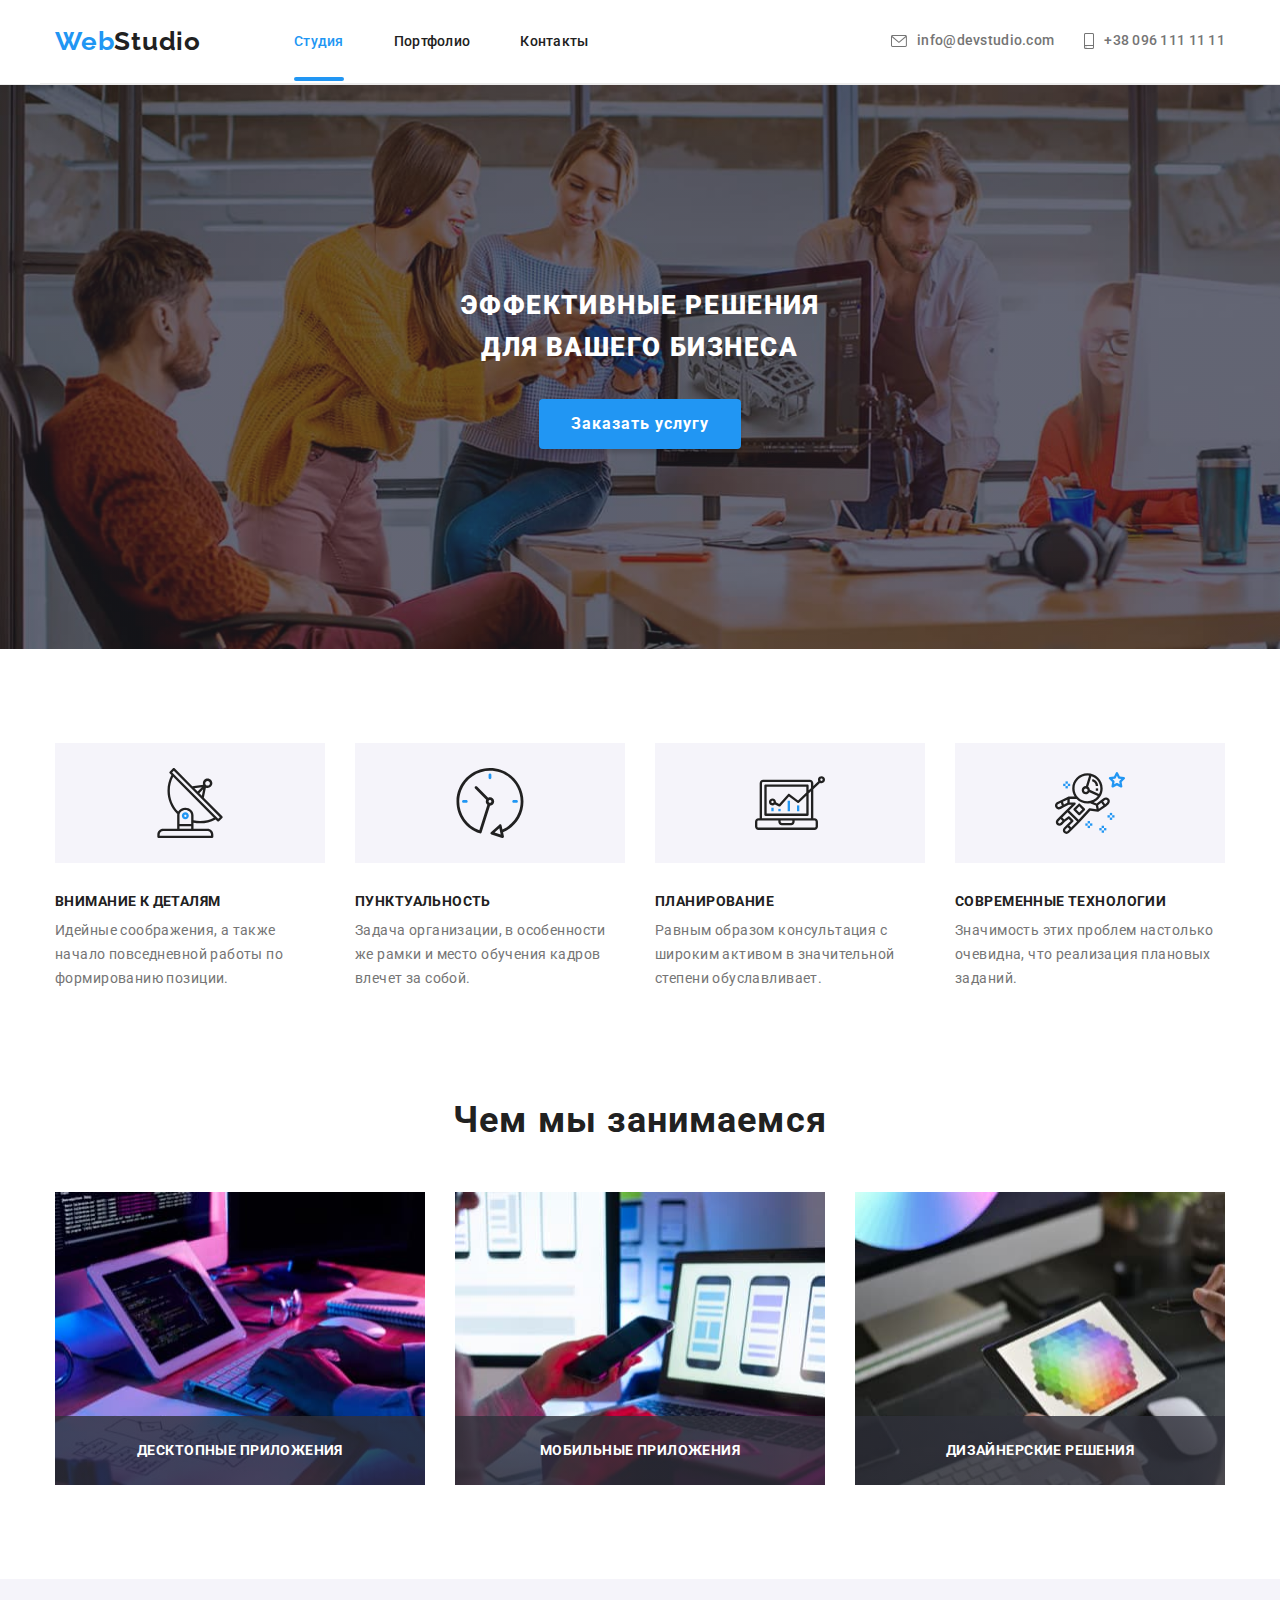
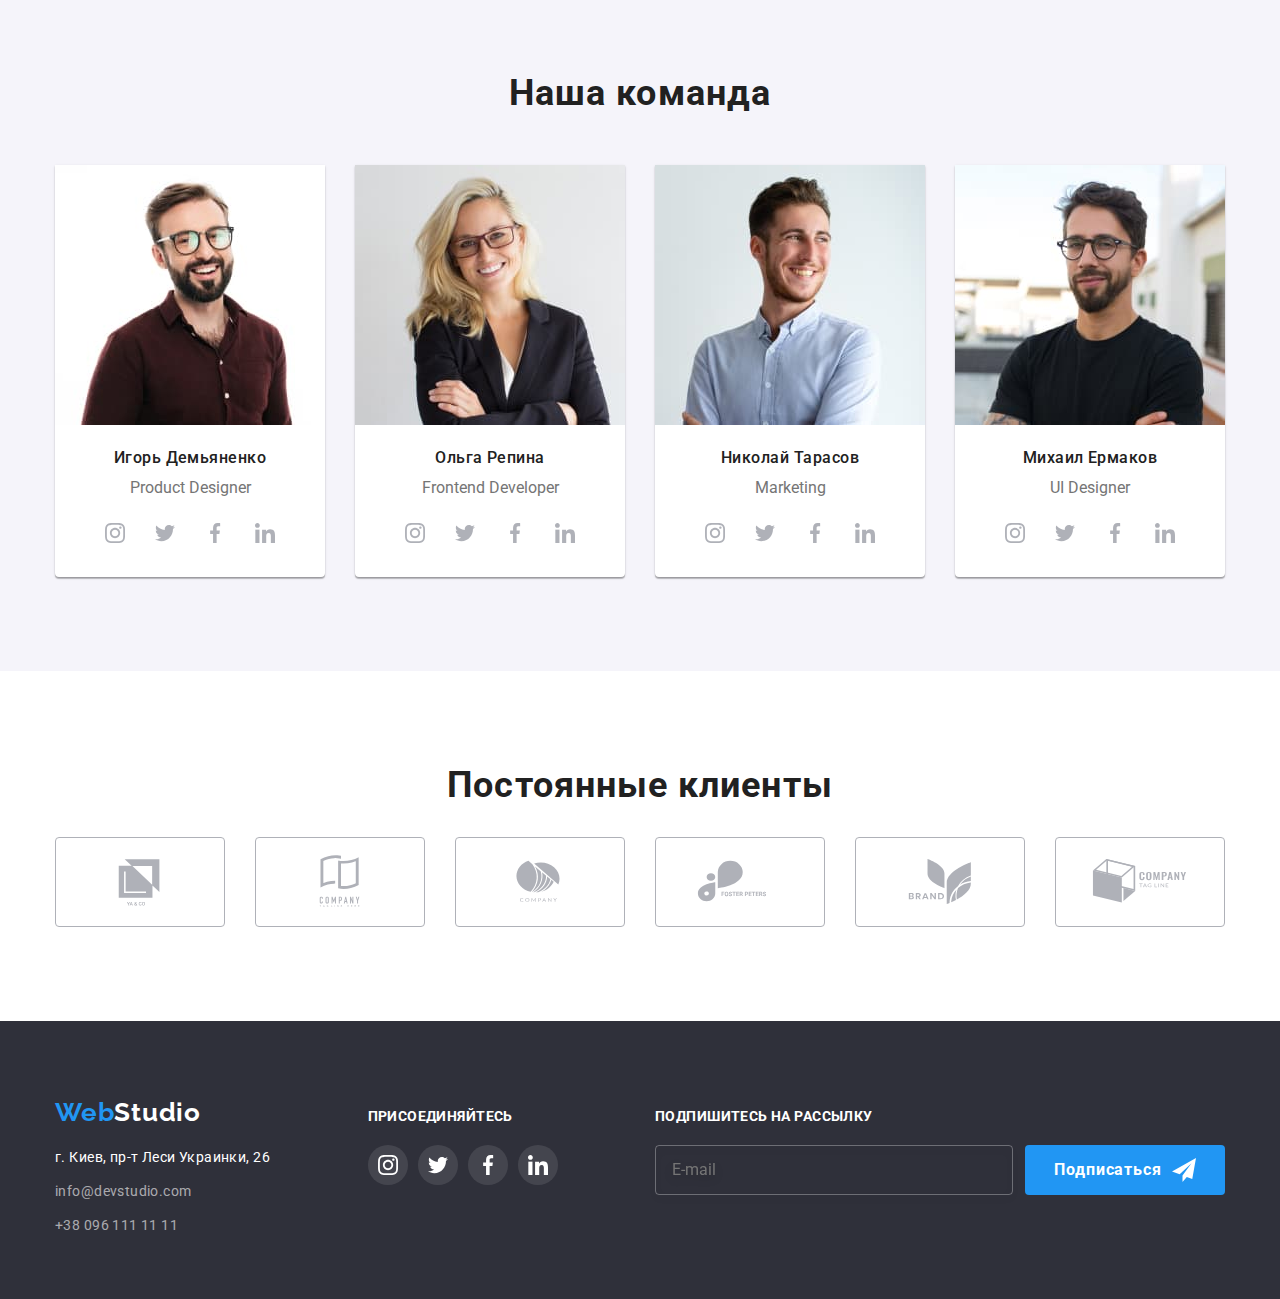
<file: index.html>
<!DOCTYPE html>
<html lang="ru">
  <head>
    <meta charset="UTF-8" />
    <meta http-equiv="X-UA-Compatible" content="IE=edge" />
    <meta name="viewport" content="width=device-width, initial-scale=1.0" />
    <title>Студия</title>
    <link
      rel="stylesheet"
      href="https://cdnjs.cloudflare.com/ajax/libs/modern-normalize/1.1.0/modern-normalize.min.css"
    />
    <link rel="stylesheet" href="./css/main.min.css" />
    <link rel="preconnect" href="https://fonts.googleapis.com" />
    <link rel="preconnect" href="https://fonts.gstatic.com" crossorigin />
    <link
      href="https://fonts.googleapis.com/css2?family=Raleway:wght@700&family=Roboto:wght@400;500;700;900&display=swap"
      rel="stylesheet"
    />
  </head>
  <body>
    <!-- Header -->
    <header class="header">
      <div class="header container">
        <a class="header-logo link" href="./index.html"
          ><span class="logo-blue">Web</span
          ><span class="logo-black">Studio</span></a
        >
        <nav class="header-nav">
          <ul class="header-list list">
            <li class="header-nav__item">
              <a href="./index.html" class="header-nav__link link current"
                >Студия</a
              >
            </li>
            <li class="header-nav__item">
              <a href="./portfolio.html" class="header-nav__link link"
                >Портфолио</a
              >
            </li>
            <li class="header-nav__item">
              <a href="" class="header-nav__link link">Контакты</a>
            </li>
          </ul>
        </nav>
        <button type="button" class="mobile-menu-open-btn" data-menu-open>
          <svg class="mobile-menu-open-btn__icon" width="40" height="40">
            <use href="./images/icons.svg#icon-mobile-menu"></use>
          </svg>
        </button>
        <ul class="header-contact-list list">
          <li class="header-contact__item">
            <a class="header-contact__link link" href="mailto:"
              ><svg
                class="header-contact__icon-mail"
                width="16px"
                height="12px"
              >
                <use href="./images/icons.svg#icon-contact-mail"></use>
              </svg>
              info@devstudio.com</a
            >
          </li>
          <li class="header-contact__item">
            <a class="header-contact__link link" href="tel:+380961111111"
              ><svg class="header-contact__icon-tel" width="10px" height="16px">
                <use href="./images/icons.svg#icon-contact-tel"></use>
              </svg>
              +38 096 111 11 11</a
            >
          </li>
        </ul>
      </div>
      <div class="mobile-menu" data-menu>
        <div class="container mobile-menu__container">
          <button type="button" class="mobile-menu__close-btn" data-menu-close>
            <svg class="mobile-menu__close-icon" width="40" height="40">
              <use href="./images/icons.svg#icon-modal-close-btn"></use>
            </svg>
          </button>
          <ul class="mobile-menu-list list">
            <li class="mobile-menu__item">
              <a class="mobile-menu__link link current" href="./index.html"
                >Студия</a
              >
            </li>
            <li class="mobile-menu__item">
              <a class="mobile-menu__link link" href="./portfolio.html"
                >Портфолио</a
              >
            </li>
            <li class="mobile-menu__item">
              <a class="mobile-menu__link link" href="#">Контакты</a>
            </li>
          </ul>

          <ul class="mobile-menu-contacts-list list">
            <li class="mobile-menu-contacts__item">
              <a
                class="mobile-menu-contacts__link-tel link"
                href="tel:+380961111111"
              >
                +38 096 111 11 11</a
              >
            </li>
            <li class="mobile-menu-contacts__item">
              <a class="mobile-menu-contacts__link-mail link" href="mailto:">
                info@devstudio.com</a
              >
            </li>
          </ul>

          <ul class="mobile-menu-social-list list">
            <li class="mobile-menu-social__item">
              <a href="#" class="mobile-menu-social__link link">Instagram</a>
            </li>
            <li class="mobile-menu-social__item">
              <a href="#" class="mobile-menu-social__link link">Twitter</a>
            </li>
            <li class="mobile-menu-social__item">
              <a href="#" class="mobile-menu-social__link link">Facebook</a>
            </li>
            <li class="mobile-menu-social__item">
              <a href="#" class="mobile-menu-social__link link">LinkedIn</a>
            </li>
          </ul>
        </div>
      </div>
    </header>
    <main>
      <!-- Secttion 1 Main -->
      <section class="section main">
        <div class="container">
          <h1 class="main-head">Эффективные решения для вашего бизнеса</h1>
          <button class="main__button btn" type="button" data-modal-open>
            Заказать услугу
          </button>
        </div>
      </section>
      <!-- Section 2 Hero-->
      <section class="section hero">
        <div class="container">
          <h2 class="visually-hidden">Преимущество</h2>
          <ul class="hero-list list">
            <li class="hero__item">
              <div class="hero__icon-background">
                <svg class="hero__icon" width="70px" height="70px">
                  <use href="./images/icons.svg#icon-antenna"></use>
                </svg>
              </div>
              <h3 class="hero__title">Внимание к деталям</h3>
              <p class="hero__text">
                Идейные соображения, а также начало повседневной работы по
                формированию позиции.
              </p>
            </li>
            <li class="hero__item">
              <div class="hero__icon-background">
                <svg class="hero__icon" width="70px" height="70px">
                  <use href="./images/icons.svg#icon-clock"></use>
                </svg>
              </div>
              <h3 class="hero__title">Пунктуальность</h3>
              <p class="hero__text">
                Задача организации, в особенности же рамки и место обучения
                кадров влечет за собой.
              </p>
            </li>
            <li class="hero__item">
              <div class="hero__icon-background">
                <svg class="hero__icon" width="70px" height="70px">
                  <use href="./images/icons.svg#icon-diagram"></use>
                </svg>
              </div>
              <h3 class="hero__title">Планирование</h3>
              <p class="hero__text">
                Равным образом консультация с широким активом в значительной
                степени обуславливает.
              </p>
            </li>
            <li class="hero__item">
              <div class="hero__icon-background">
                <svg class="hero__icon" width="70px" height="70px">
                  <use href="./images/icons.svg#icon-astronaut"></use>
                </svg>
              </div>
              <h3 class="hero__title">Современные технологии</h3>
              <p class="hero__text">
                Значимость этих проблем настолько очевидна, что реализация
                плановых заданий.
              </p>
            </li>
          </ul>
        </div>
      </section>
      <!-- Section 3 About-->
      <section class="section about">
        <div class="container">
          <h2 class="about-head">Чем мы занимаемся</h2>
          <ul class="about-list list">
            <li class="about__item">
              <h3 class="about__title">Десктопные приложения</h3>
              <picture>
                <source
                  srcset="
                    ./images/img-jobs-1@1x.jpg 1x,
                    ./images/img-jobs-1@2x.jpg 2x
                  "
                  media="(min-width: 1200px)"
                />
                <img
                  src="
                  ./images/img-jobs-1@1x.jpg
                "
                  alt="писание кода"
                  width="370"
                />
              </picture>
            </li>
            <li class="about__item">
              <h3 class="about__title">Мобильные приложения</h3>
              <picture>
                <source
                  srcset="
                    ./images/img-jobs-2@1x.jpg 1x,
                    ./images/img-jobs-2@2x.jpg 2x
                  "
                  media="(min-width: 1200px)"
                />
                <img
                  src="
                  ./images/img-jobs-2@1x.jpg
                "
                  alt="мобильные приложения"
                  width="370"
                />
              </picture>
            </li>
            <li class="about__item">
              <h3 class="about__title">Дизайнерские решения</h3>
              <picture>
                <source
                  srcset="
                    ./images/img-jobs-3@1x.jpg 1x,
                    ./images/img-jobs-3@2x.jpg 2x
                  "
                  media="(min-width: 1200px)"
                />
                <img
                  src="
                  ./images/img-jobs-3@1x.jpg
                "
                  alt="палитра"
                  width="370"
                />
              </picture>
            </li>
          </ul>
        </div>
      </section>
      <!-- Masters-->
      <section class="section masters">
        <div class="container">
          <h2 class="masters-head">Наша команда</h2>
          <ul class="masters-list list">
            <li class="masters__item">
              <picture class="masters__image">
                <source
                  srcset="
                    ./images/img-team-1@1x.jpg 1x,
                    ./images/img-team-1@2x.jpg 2x
                  "
                  media="(min-width: 1200px)"
                />
                <source
                  srcset="
                    ./images/img-team-1-tablet@1x.jpg 1x,
                    ./images/img-team-1-tablet@2x.jpg 2x
                  "
                  media="(min-width: 768px)"
                />
                <source
                  srcset="
                    ./images/img-team-1-mobile@1x.jpg 1x,
                    ./images/img-team-1-mobile@2x.jpg 2x
                  "
                  media="(min-width: 480px)"
                />

                <img
                  class="masters__image"
                  src="
                    ./images/img-team-1-mobile@1x.jpg
                  "
                  alt="специалист"
                />
              </picture>
              <div class="masters__description">
                <h3 class="masters__title">Игорь Демьяненко</h3>
                <p lang="en" class="masters__text">Product Designer</p>

                <ul class="masters-social list">
                  <li class="masters-social__item">
                    <a href="#" class="masters-social__link link">
                      <svg
                        class="masters-social__icon"
                        width="20px"
                        height="20px"
                      >
                        <use href="./images/icons.svg#icon-instagram"></use>
                      </svg>
                    </a>
                  </li>

                  <li class="masters-social__item">
                    <a href="#" class="masters-social__link link">
                      <svg
                        class="masters-social__icon"
                        width="20px"
                        height="20px"
                      >
                        <use href="./images/icons.svg#icon-twitter"></use>
                      </svg>
                    </a>
                  </li>

                  <li class="masters-social__item">
                    <a href="#" class="masters-social__link link">
                      <svg
                        class="masters-social__icon"
                        width="20px"
                        height="20px"
                      >
                        <use href="./images/icons.svg#icon-facebook"></use>
                      </svg>
                    </a>
                  </li>

                  <li class="masters-social__item">
                    <a href="#" class="masters-social__link link">
                      <svg
                        class="masters-social__icon"
                        width="20px"
                        height="20px"
                      >
                        <use href="./images/icons.svg#icon-linkedin"></use>
                      </svg>
                    </a>
                  </li>
                </ul>
              </div>
            </li>
            <li class="masters__item">
              <picture>
                <source
                  srcset="
                    ./images/img-team-2@1x.jpg 1x,
                    ./images/img-team-2@2x.jpg 2x
                  "
                  media="(min-width: 1200px)"
                />
                <source
                  srcset="
                    ./images/img-team-2-tablet@1x.jpg 1x,
                    ./images/img-team-2-tablet@2x.jpg 2x
                  "
                  media="(min-width: 768px)"
                />

                <source
                  srcset="
                    ./images/img-team-2-mobile@1x.jpg 1x,
                    ./images/img-team-2-mobile@2x.jpg 2x
                  "
                  media="(min-width: 480px)"
                />
                <img
                  class="masters__image"
                  src="
                    ./images/img-team-2-mobile@1x.jpg
                  "
                  alt="специалист"
                />
              </picture>
              <div class="masters__description">
                <h3 class="masters__title">Ольга Репина</h3>
                <p lang="en" class="masters__text">Frontend Developer</p>
                <ul class="masters-social list">
                  <li class="masters-social__item">
                    <a href="#" class="masters-social__link link">
                      <svg
                        class="masters-social__icon"
                        width="20px"
                        height="20px"
                      >
                        <use href="./images/icons.svg#icon-instagram"></use>
                      </svg>
                    </a>
                  </li>
                  <li class="masters-social__item">
                    <a href="#" class="masters-social__link link">
                      <svg
                        class="masters-social__icon"
                        width="20px"
                        height="20px"
                      >
                        <use href="./images/icons.svg#icon-twitter"></use>
                      </svg>
                    </a>
                  </li>
                  <li class="masters-social__item">
                    <a href="#" class="masters-social__link link">
                      <svg
                        class="masters-social__icon"
                        width="20px"
                        height="20px"
                      >
                        <use href="./images/icons.svg#icon-facebook"></use>
                      </svg>
                    </a>
                  </li>
                  <li class="masters-social__item">
                    <a href="#" class="masters-social__link link">
                      <svg
                        class="masters-social__icon"
                        width="20px"
                        height="20px"
                      >
                        <use href="./images/icons.svg#icon-linkedin"></use>
                      </svg>
                    </a>
                  </li>
                </ul>
              </div>
            </li>
            <li class="masters__item">
              <picture>
                <source
                  srcset="
                    ./images/img-team-3@1x.jpg 1x,
                    ./images/img-team-3@2x.jpg 2x
                  "
                  media="(min-width: 1200px)"
                />
                <source
                  srcset="
                    ./images/img-team-3-tablet@1x.jpg 1x,
                    ./images/img-team-3-tablet@2x.jpg 2x
                  "
                  media="(min-width: 768px)"
                />
                <source
                  srcset="
                    ./images/img-team-3-mobile@1x.jpg 1x,
                    ./images/img-team-3-mobile@2x.jpg 2x
                  "
                  media="(min-width: 480px)"
                />
                <img
                  class="masters__image"
                  src="
                    ./images/img-team-3-mobile@1x.jpg
                  "
                  alt="специалист"
                />
              </picture>
              <div class="masters__description">
                <h3 class="masters__title">Николай Тарасов</h3>
                <p lang="en" class="masters__text">Marketing</p>
                <ul class="masters-social list">
                  <li class="masters-social__item">
                    <a href="#" class="masters-social__link link">
                      <svg
                        class="masters-social__icon"
                        width="20px"
                        height="20px"
                      >
                        <use href="./images/icons.svg#icon-instagram"></use>
                      </svg>
                    </a>
                  </li>
                  <li class="masters-social__item">
                    <a href="#" class="masters-social__link link">
                      <svg
                        class="masters-social__icon"
                        width="20px"
                        height="20px"
                      >
                        <use href="./images/icons.svg#icon-twitter"></use>
                      </svg>
                    </a>
                  </li>
                  <li class="masters-social__item">
                    <a href="#" class="masters-social__link link">
                      <svg
                        class="masters-social__icon"
                        width="20px"
                        height="20px"
                      >
                        <use href="./images/icons.svg#icon-facebook"></use>
                      </svg>
                    </a>
                  </li>
                  <li class="masters-social__item">
                    <a href="#" class="masters-social__link link">
                      <svg
                        class="masters-social__icon"
                        width="20px"
                        height="20px"
                      >
                        <use href="./images/icons.svg#icon-linkedin"></use>
                      </svg>
                    </a>
                  </li>
                </ul>
              </div>
            </li>
            <li class="masters__item">
              <picture>
                <source
                  srcset="
                    ./images/img-team-4@1x.jpg 1x,
                    ./images/img-team-4@2x.jpg 2x
                  "
                  media="(min-width: 1200px)"
                />
                <source
                  srcset="
                    ./images/img-team-4-tablet@1x.jpg 1x,
                    ./images/img-team-1-tablet@2x.jpg 2x
                  "
                  media="(min-width: 768px)"
                />

                <source
                  srcset="
                    ./images/img-team-4-mobile@1x.jpg 1x,
                    ./images/img-team-4-mobile@2x.jpg 2x
                  "
                  media="(min-width: 480px)"
                />
                <img
                  class="masters__image"
                  src="
                    ./images/img-team-4-mobile@1x.jpg
                  "
                  alt="специалист"
                />
              </picture>
              <div class="masters__description">
                <h3 class="masters__title">Михаил Ермаков</h3>
                <p lang="en" class="masters__text">UI Designer</p>
                <ul class="masters-social list">
                  <li class="masters-social__item">
                    <a href="#" class="masters-social__link link">
                      <svg
                        class="masters-social__icon"
                        width="20px"
                        height="20px"
                      >
                        <use href="./images/icons.svg#icon-instagram"></use>
                      </svg>
                    </a>
                  </li>
                  <li class="masters-social__item">
                    <a href="#" class="masters-social__link link">
                      <svg
                        class="masters-social__icon"
                        width="20px"
                        height="20px"
                      >
                        <use href="./images/icons.svg#icon-twitter"></use>
                      </svg>
                    </a>
                  </li>
                  <li class="masters-social__item">
                    <a href="#" class="masters-social__link link">
                      <svg
                        class="masters-social__icon"
                        width="20px"
                        height="20px"
                      >
                        <use href="./images/icons.svg#icon-facebook"></use>
                      </svg>
                    </a>
                  </li>
                  <li class="masters-social__item">
                    <a href="#" class="masters-social__link link">
                      <svg
                        class="masters-social__icon"
                        width="20px"
                        height="20px"
                      >
                        <use href="./images/icons.svg#icon-linkedin"></use>
                      </svg>
                    </a>
                  </li>
                </ul>
              </div>
            </li>
          </ul>
        </div>
      </section>
      <!-- Our partners -->
      <section class="section our-partners">
        <div class="container">
          <h2 class="our-partners-head">Постоянные клиенты</h2>
          <ul class="our-partners-list list">
            <li class="our-partners__item">
              <a href="#" class="our-partners__link link">
                <svg class="our-partners__icon" width="106px" height="60px">
                  <use href="./images/icons.svg#icon-partner-1"></use>
                </svg>
              </a>
            </li>
            <li class="our-partners__item">
              <a href="#" class="our-partners__link link">
                <svg class="our-partners__icon" width="106px" height="60px">
                  <use href="./images/icons.svg#icon-partner-2"></use>
                </svg>
              </a>
            </li>
            <li class="our-partners__item">
              <a href="#" class="our-partners__link">
                <svg class="our-partners__icon" width="106px" height="60px">
                  <use href="./images/icons.svg#icon-partner-3"></use>
                </svg>
              </a>
            </li>
            <li class="our-partners__item">
              <a href="#" class="our-partners__link link">
                <svg class="our-partners__icon" width="106px" height="60px">
                  <use href="./images/icons.svg#icon-partner-4"></use>
                </svg>
              </a>
            </li>
            <li class="our-partners__item">
              <a href="#" class="our-partners__link link">
                <svg class="our-partners__icon" width="106px" height="60px">
                  <use href="./images/icons.svg#icon-partner-5"></use>
                </svg>
              </a>
            </li>
            <li class="our-partners__item">
              <a href="#" class="our-partners__link link">
                <svg class="our-partners__icon" width="106px" height="60px">
                  <use href="./images/icons.svg#icon-partner-6"></use>
                </svg>
              </a>
            </li>
          </ul>
        </div>
      </section>
    </main>
    <!-- Footer -->
    <footer class="footer">
      <div class="container">
        <div class="footer-left-side">
          <address class="footer-contact">
            <a class="footer-logo link" href="./index.html"
              ><span class="logo-blue">Web</span
              ><span class="logo-white">Studio</span></a
            >
            <ul class="footer-contact-list list">
              <li class="footer-contact__item">
                <a
                  class="footer-contact__adress-link link"
                  href="https://goo.gl/maps/WrcRyUVtfEpf5qSH7"
                  target="_blank"
                  rel="noopener noreferrer"
                  >г. Киев, пр-т Леси Украинки, 26</a
                >
              </li>
              <li class="footer-contact__item">
                <a class="footer-contact__mail-link link" href="mailto:"
                  >info@devstudio.com</a
                >
              </li>
              <li class="footer-contact__item">
                <a
                  class="footer-contact__tel-link link"
                  href="tel:+380961111111"
                  >+38 096 111 11 11</a
                >
              </li>
            </ul>
          </address>
        </div>
        <!-- Footer socials -->
        <div class="footer-social">
          <h2 class="footer-social__title">присоединяйтесь</h2>
          <ul class="footer-social__list list">
            <li class="footer-social__item">
              <a href="#" class="footer-social__link link">
                <svg class="footer-social__icon" width="20px" height="20px">
                  <use href="./images/icons.svg#icon-instagram"></use>
                </svg>
              </a>
            </li>
            <li class="footer-social__item">
              <a href="#" class="footer-social__link link">
                <svg class="footer-social__icon" width="20px" height="20px">
                  <use href="./images/icons.svg#icon-twitter"></use>
                </svg>
              </a>
            </li>
            <li class="footer-social__item">
              <a href="#" class="footer-social__link link">
                <svg class="footer-social__icon" width="20px" height="20px">
                  <use href="./images/icons.svg#icon-facebook"></use>
                </svg>
              </a>
            </li>
            <li class="footer-social__item">
              <a href="#" class="footer-social__link link">
                <svg class="footer-social__icon" width="20px" height="20px">
                  <use href="./images/icons.svg#icon-linkedin"></use>
                </svg>
              </a>
            </li>
          </ul>
        </div>
        <!-- Footer subscribe -->
        <div class="footer-subscribe">
          <p class="footer-subscribe__title">Подпишитесь на рассылку</p>
          <form class="footer-subscribe__container">
            <input
              class="footer-subscribe__input"
              id="footer_subscribe_mail"
              placeholder="E-mail"
              type="email"
              name="user-subscribe-mail"
              required
            />
            <button type="submit" class="footer-subscribe__btn">
              Подписаться
              <svg class="footer-subscribe__icon" width="24px" height="24px">
                <use href="./images/icons.svg#icon-send-telegram"></use>
              </svg>
            </button>
          </form>
        </div>
      </div>
    </footer>
    <!-- Modal -->
    <div class="backdrop is-hidden" data-modal>
      <div class="modal">
        <button class="modal-close-btn" data-modal-close>
          <svg class="modal-close-btn-icon" width="18" height="18">
            <use href="./images/icons.svg#icon-modal-close-btn"></use>
          </svg>
        </button>
        <p class="contact-form-text">Оставьте свои данные, мы вам перезвоним</p>
        <form class="contact-form">
          <label class="contact-form__field" for="contact_name">
            <span class="contact-form__span">Имя</span>
            <span class="contact-input-span">
              <input
                class="contact-form__input"
                id="contact_name"
                type="text"
                required
                name="user_name"
                minlength="2"
              />
              <svg class="contact-form__icon" width="18px" height="18px">
                <use href="./images/icons.svg#icon-form-person"></use>
              </svg>
            </span>
          </label>
          <label class="contact-form__field" for="contact_phone">
            <span class="contact-form__span">Телефон</span>
            <span class="contact-input-span">
              <input
                class="contact-form__input"
                id="contact_phone"
                type="tel"
                name="user_phone"
                required
                pattern="[0-9]{3}-[0-9]{3}-[0-9]{2}-[0-9]{2}"
                title="xxx-xxx-xx-xx"
              /><svg class="contact-form__icon" width="18px" height="18px">
                <use href="./images/icons.svg#icon-form-phone"></use>
              </svg>
            </span>
          </label>
          <label class="contact-form__field" for="contact_email">
            <span class="contact-form__span">Почта</span>
            <span class="contact-input-span">
              <input
                class="contact-form__input"
                id="contact_email"
                type="email"
                name="user_email"
                required
              />
              <span class="contact-form__icon">
                <svg width="18px" height="18px">
                  <use href="./images/icons.svg#icon-form-mail"></use>
                </svg>
              </span>
            </span>
          </label>
          <label class="contact-form__field" for="contact_comment">
            <span class="contact-form__span">Комментарий</span>
            <textarea
              class="contact-form__comment"
              id="contact_comment"
              name="user_comment"
              placeholder="Введите текст"
            ></textarea>
          </label>

          <label class="contact-form-checkbox__label" for="checkbox_agreement">
            <input
              class="contact-form-checkbox__input visually-hidden"
              id="checkbox_agreement"
              type="checkbox"
              name="user_agreement"
              required
            />
            <span class="contact-form-checkbox-icon"></span>

            <span class="contact-form-checkbox__text">
              Соглашаюсь с рассылкой и принимаю&nbsp;

              <a class="contact-form-checkbox__link link" href=""
                >Условия договора</a
              >
            </span></label
          >
          <button class="contact-form__button" type="submit">Отправить</button>
        </form>
      </div>
    </div>

    <script src="./js/modal.js"></script>
    <script src="./js/mobile-menu.js"></script>
  </body>
</html>
</file>
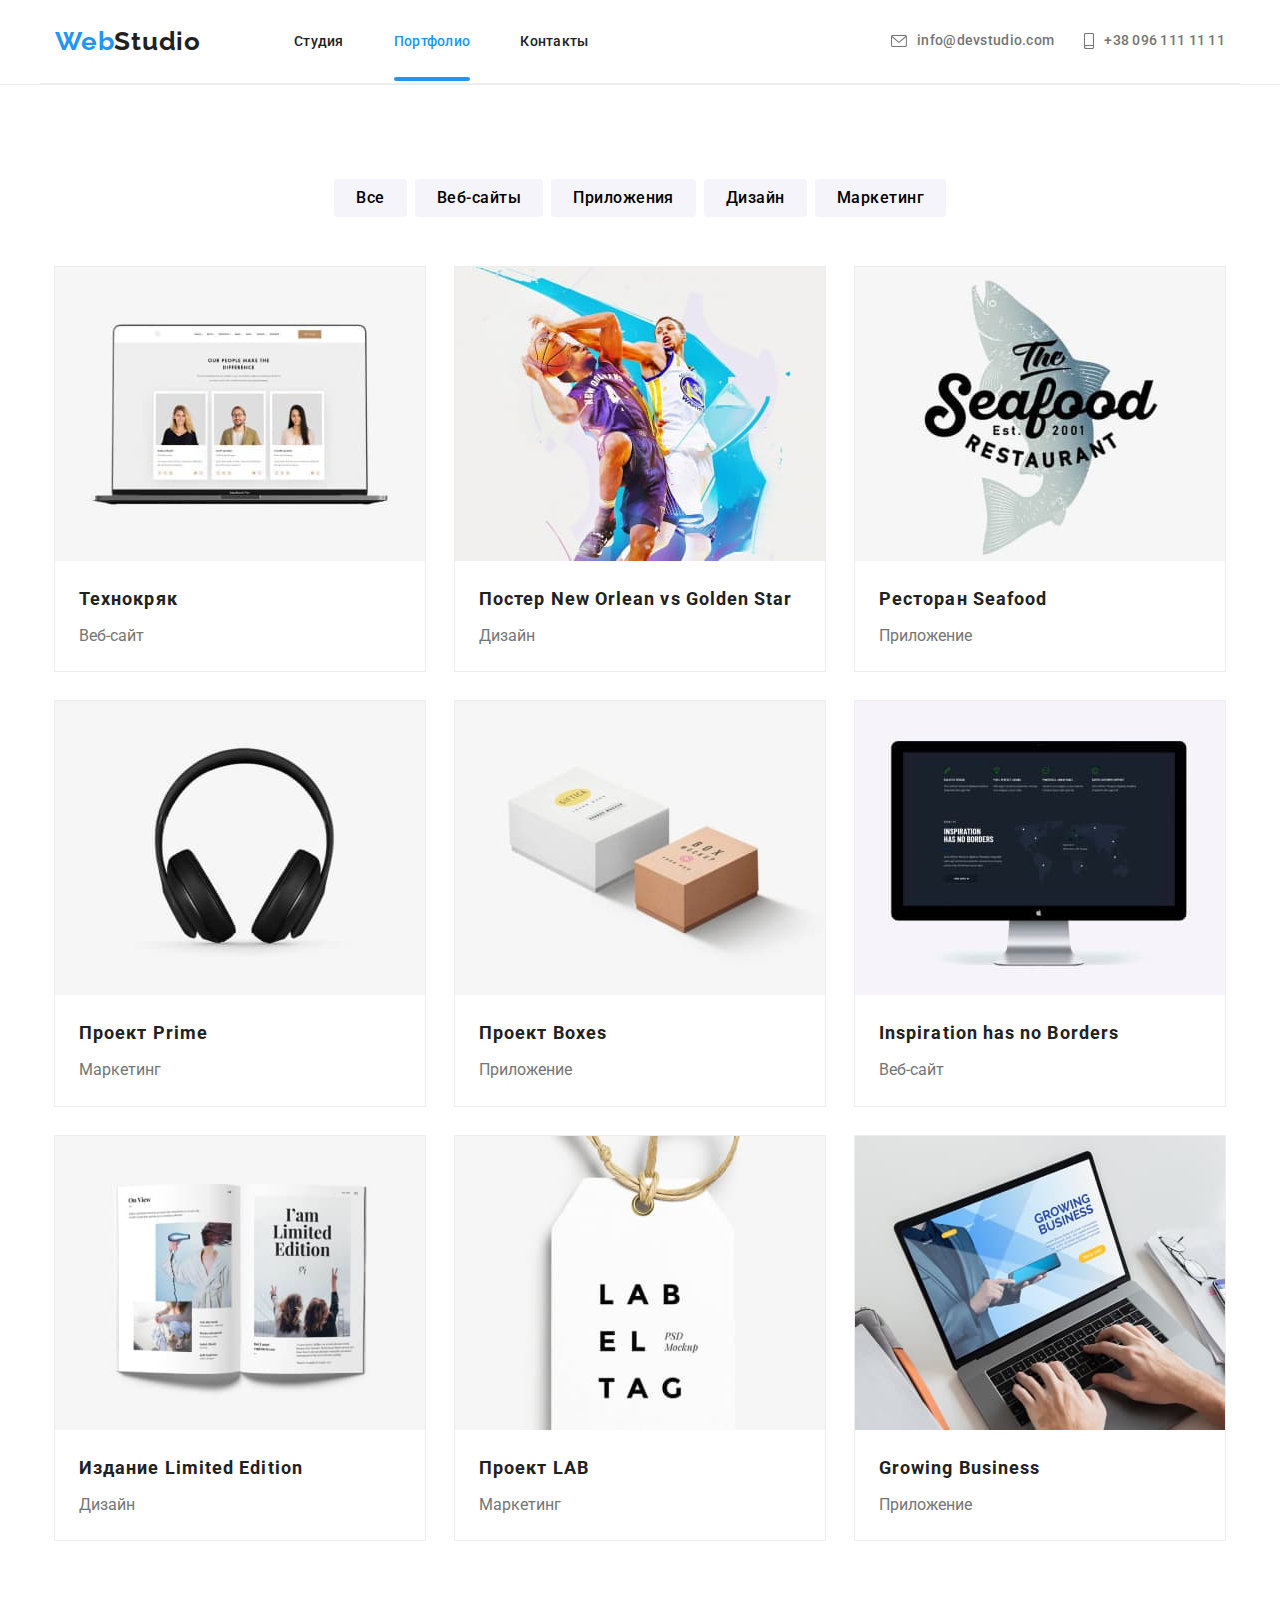
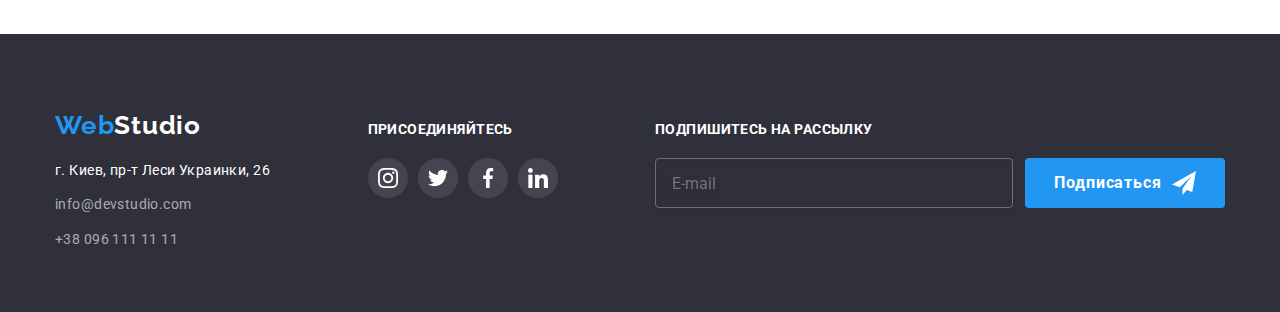
<file: portfolio.html>
<!DOCTYPE html>
<html lang="ru">
  <head>
    <meta charset="UTF-8" />
    <meta http-equiv="X-UA-Compatible" content="IE=edge" />
    <meta name="viewport" content="width=device-width, initial-scale=1.0" />
    <title>Портфолио</title>
    <link
      rel="stylesheet"
      href="https://cdnjs.cloudflare.com/ajax/libs/modern-normalize/1.1.0/modern-normalize.min.css"
    />
    <link rel="stylesheet" href="./css/main.min.css" />
    <link rel="preconnect" href="https://fonts.googleapis.com" />
    <link rel="preconnect" href="https://fonts.gstatic.com" crossorigin />
    <link
      href="https://fonts.googleapis.com/css2?family=Raleway:wght@700&family=Roboto:wght@400;500;700;900&display=swap"
      rel="stylesheet"
    />
  </head>
  <body>
    <!-- Header -->
    <header class="header">
      <div class="header container">
        <a class="header-logo link" href="./index.html"
          ><span class="logo-blue">Web</span
          ><span class="logo-black">Studio</span></a
        >
        <nav class="header-nav">
          <ul class="header-list list">
            <li class="header-nav__item">
              <a href="./index.html" class="header-nav__link link">Студия</a>
            </li>
            <li class="header-nav__item">
              <a href="./portfolio.html" class="header-nav__link link current"
                >Портфолио</a
              >
            </li>
            <li class="header-nav__item">
              <a href="" class="header-nav__link link">Контакты</a>
            </li>
          </ul>
        </nav>
        <button type="button" class="mobile-menu-open-btn" data-menu-open>
          <svg class="mobile-menu-open-btn__icon" width="40" height="40">
            <use href="./images/icons.svg#icon-mobile-menu"></use>
          </svg>
        </button>
        <ul class="header-contact-list list">
          <li class="header-contact__item">
            <a class="header-contact__link link" href="mailto:"
              ><svg
                class="header-contact__icon-mail"
                width="16px"
                height="12px"
              >
                <use href="./images/icons.svg#icon-contact-mail"></use>
              </svg>
              info@devstudio.com</a
            >
          </li>
          <li class="header-contact__item">
            <a class="header-contact__link link" href="tel:+380961111111"
              ><svg class="header-contact__icon-tel" width="10px" height="16px">
                <use href="./images/icons.svg#icon-contact-tel"></use>
              </svg>
              +38 096 111 11 11</a
            >
          </li>
        </ul>
      </div>
      <div class="mobile-menu" data-menu>
        <div class="container mobile-menu__container">
          <button type="button" class="mobile-menu__close-btn" data-menu-close>
            <svg class="mobile-menu__close-icon" width="40" height="40">
              <use href="./images/icons.svg#icon-modal-close-btn"></use>
            </svg>
          </button>
          <ul class="mobile-menu-list list">
            <li class="mobile-menu__item">
              <a class="mobile-menu__link link" href="./index.html">Студия</a>
            </li>
            <li class="mobile-menu__item">
              <a class="mobile-menu__link link current" href="./portfolio.html"
                >Портфолио</a
              >
            </li>
            <li class="mobile-menu__item">
              <a class="mobile-menu__link link" href="#">Контакты</a>
            </li>
          </ul>

          <ul class="mobile-menu-contacts-list list">
            <li class="mobile-menu-contacts__item">
              <a
                class="mobile-menu-contacts__link-tel link"
                href="tel:+380961111111"
              >
                +38 096 111 11 11</a
              >
            </li>
            <li class="mobile-menu-contacts__item">
              <a class="mobile-menu-contacts__link-mail link" href="mailto:">
                info@devstudio.com</a
              >
            </li>
          </ul>

          <ul class="mobile-menu-social-list list">
            <li class="mobile-menu-social__item">
              <a href="#" class="mobile-menu-social__link link">Instagram</a>
            </li>
            <li class="mobile-menu-social__item">
              <a href="#" class="mobile-menu-social__link link">Twitter</a>
            </li>
            <li class="mobile-menu-social__item">
              <a href="#" class="mobile-menu-social__link link">Facebook</a>
            </li>
            <li class="mobile-menu-social__item">
              <a href="#" class="mobile-menu-social__link link">LinkedIn</a>
            </li>
          </ul>
        </div>
      </div>
    </header>
    <main>
      <!-- Portfolio button section -->
      <section class="section portfolio">
        <div class="container">
          <!-- Filter -->
          <h1 class="visually-hidden">Фильтр</h1>
          <ul class="portfolio-button-list list">
            <li class="portfolio-button__item">
              <button class="portfolio__button btn" type="button">Все</button>
            </li>
            <li class="portfolio-button__item">
              <button class="portfolio__button btn" type="button">
                Веб-сайты
              </button>
            </li>
            <li class="portfolio-button__item">
              <button class="portfolio__button btn" type="button">
                Приложения
              </button>
            </li>
            <li class="portfolio-button__item">
              <button class="portfolio__button btn" type="button">
                Дизайн
              </button>
            </li>
            <li class="portfolio-button__item">
              <button class="portfolio__button btn" type="button">
                Маркетинг
              </button>
            </li>
          </ul>

          <!-- Portfolio photo section -->

          <h2 hidden class="portfolio-card">Фильтр</h2>
          <ul class="portfolio-card__list list">
            <li class="portfolio-card__item">
              <a href="" class="portfolio-card__link link">
                <div class="portfolio-card__overlay">
                  <picture>
                    <source
                      srcset="
                        ./images/img-portfolio-1@1x.jpg 1x,
                        ./images/img-portfolio-1@2x.jpg 2x
                      "
                      media="(min-width: 1200px)"
                    />
                    <source
                      srcset="
                        ./images/img-portfolio-1-tablet@1x.jpg 1x,
                        ./images/img-portfolio-1-tablet@2x.jpg 2x
                      "
                      media="(min-width: 768px)"
                    />
                    <source
                      srcset="
                        ./images/img-portfolio-1-mobile@1x.jpg 1x,
                        ./images/img-portfolio-1-mobile@2x.jpg 2x
                      "
                      media="(min-width: 480px)"
                    />
                    <img
                      src="
                        ./images/img-portfolio-1-mobile@1x.jpg"
                      alt="ноутбук"
                      width="450"
                    />
                  </picture>
                  <p class="portfolio-card__overlay-text">
                    Ресурс предлагает комплексные предложения с разным уровнем
                    функционала и сервисов. Все это позволит посетителю получить
                    исчерпывающие сведения о компании или частном лице.
                  </p>
                </div>

                <div class="portfolio-card__description">
                  <h3 class="portfolio-card__title">Технокряк</h3>
                  <p class="portfolio-card__text">Веб-сайт</p>
                </div>
              </a>
            </li>

            <li class="portfolio-card__item">
              <a href="" class="portfolio-card__link link">
                <div class="portfolio-card__overlay">
                  <picture>
                    <source
                      srcset="
                        ./images/img-portfolio-2@1x.jpg 1x,
                        ./images/img-portfolio-2@2x.jpg 2x
                      "
                      media="(min-width: 1200px)"
                    />
                    <source
                      srcset="
                        ./images/img-portfolio-2-tablet@1x.jpg 1x,
                        ./images/img-portfolio-2-tablet@2x.jpg 2x
                      "
                      media="(min-width: 768px)"
                    />
                    <source
                      srcset="
                        ./images/img-portfolio-2-mobile@1x.jpg 1x,
                        ./images/img-portfolio-2-mobile@2x.jpg 2x
                      "
                      media="(min-width: 480px)"
                    />
                    <img
                      src="
                        ./images/img-portfolio-2-mobile@1x.jpg
                      "
                      alt="баскетбол"
                      width="450"
                    />
                  </picture>
                  <p class="portfolio-card__overlay-text">
                    Ресурс предлагает комплексные предложения с разным уровнем
                    функционала и сервисов. Все это позволит посетителю получить
                    исчерпывающие сведения о компании или частном лице.
                  </p>
                </div>
                <div class="portfolio-card__description">
                  <h3 class="portfolio-card__title">
                    Постер New Orlean vs Golden Star
                  </h3>
                  <p class="portfolio-card__text">Дизайн</p>
                </div></a
              >
            </li>
            <li class="portfolio-card__item">
              <a href="" class="portfolio-card__link link">
                <div class="portfolio-card__overlay">
                  <picture>
                    <source
                      srcset="
                        ./images/img-portfolio-3@1x.jpg 1x,
                        ./images/img-portfolio-3@2x.jpg 2x
                      "
                      media="(min-width: 1200px)"
                    />

                    <source
                      srcset="
                        ./images/img-portfolio-3-tablet@1x.jpg 1x,
                        ./images/img-portfolio-3-tablet@2x.jpg 2x
                      "
                      media="(min-width: 768px)"
                    />
                    <source
                      srcset="
                        ./images/img-portfolio-3-mobile@1x.jpg 1x,
                        ./images/img-portfolio-3-mobile@2x.jpg 2x
                      "
                      media="(min-width: 480px)"
                    />
                    <img
                      src="
                        ./images/img-portfolio-3-mobile@1x.jpg
                      "
                      alt="рыбный ресторан"
                      width="450"
                    />
                  </picture>
                  <p class="portfolio-card__overlay-text">
                    Ресурс предлагает комплексные предложения с разным уровнем
                    функционала и сервисов. Все это позволит посетителю получить
                    исчерпывающие сведения о компании или частном лице.
                  </p>
                </div>
                <div class="portfolio-card__description">
                  <h3 class="portfolio-card__title">Ресторан Seafood</h3>
                  <p class="portfolio-card__text">Приложение</p>
                </div></a
              >
            </li>
            <li class="portfolio-card__item">
              <a href="" class="portfolio-card__link link">
                <div class="portfolio-card__overlay">
                  <picture>
                    <source
                      srcset="
                        ./images/img-portfolio-4@1x.jpg 1x,
                        ./images/img-portfolio-4@2x.jpg 2x
                      "
                      media="(min-width: 1200px)"
                    />
                    <source
                      srcset="
                        ./images/img-portfolio-4-tablet@1x.jpg 1x,
                        ./images/img-portfolio-4-tablet@2x.jpg 2x
                      "
                      media="(min-width: 768px)"
                    />

                    <source
                      srcset="
                        ./images/img-portfolio-4-mobile@1x.jpg 1x,
                        ./images/img-portfolio-4-mobile@2x.jpg 2x
                      "
                      media="(min-width: 480px)"
                    />
                    <img
                      src="
                        ./images/img-portfolio-4-mobile@1x.jpg
                      "
                      alt="наушники"
                      width="450"
                    />
                  </picture>
                  <p class="portfolio-card__overlay-text">
                    Ресурс предлагает комплексные предложения с разным уровнем
                    функционала и сервисов. Все это позволит посетителю получить
                    исчерпывающие сведения о компании или частном лице.
                  </p>
                </div>

                <div class="portfolio-card__description">
                  <h3 class="portfolio-card__title">Проект Prime</h3>
                  <p class="portfolio-card__text">Маркетинг</p>
                </div></a
              >
            </li>
            <li class="portfolio-card__item">
              <a href="" class="portfolio-card__link link">
                <div class="portfolio-card__overlay">
                  <picture>
                    <source
                      srcset="
                        ./images/img-portfolio-5@1x.jpg 1x,
                        ./images/img-portfolio-5@2x.jpg 2x
                      "
                      media="(min-width: 1200px)"
                    />
                    <source
                      srcset="
                        ./images/img-portfolio-5-tablet@1x.jpg 1x,
                        ./images/img-portfolio-5-tablet@2x.jpg 2x
                      "
                      media="(min-width: 768px)"
                    />
                    <source
                      srcset="
                        ./images/img-portfolio-5-mobile@1x.jpg 1x,
                        ./images/img-portfolio-5-mobile@2x.jpg 2x
                      "
                      media="(min-width: 480px)"
                    />
                    <img
                      src="
                        ./images/img-portfolio-5-mobile@1x.jpg
                      "
                      alt="коробки"
                      width="450"
                    />
                  </picture>
                  <p class="portfolio-card__overlay-text">
                    Ресурс предлагает комплексные предложения с разным уровнем
                    функционала и сервисов. Все это позволит посетителю получить
                    исчерпывающие сведения о компании или частном лице.
                  </p>
                </div>

                <div class="portfolio-card__description">
                  <h3 class="portfolio-card__title">Проект Boxes</h3>
                  <p class="portfolio-card__text">Приложение</p>
                </div>
              </a>
            </li>
            <li class="portfolio-card__item">
              <a href="" class="portfolio-card__link link">
                <div class="portfolio-card__overlay">
                  <picture>
                    <source
                      srcset="
                        ./images/img-portfolio-6@1x.jpg 1x,
                        ./images/img-portfolio-6@2x.jpg 2x
                      "
                      media="(min-width: 1200px)"
                    />

                    <source
                      srcset="
                        ./images/img-portfolio-6-tablet@1x.jpg 1x,
                        ./images/img-portfolio-6-tablet@2x.jpg 2x
                      "
                      media="(min-width: 768px)"
                    />
                    <source
                      srcset="
                        ./images/img-portfolio-6-mobile@1x.jpg 1x,
                        ./images/img-portfolio-6-mobile@2x.jpg 2x
                      "
                      media="(min-width: 480px)"
                    />
                    <img
                      src="
                        ./images/img-portfolio-6-mobile@1x.jpg
                      "
                      alt="монитор"
                      width="450"
                    />
                  </picture>
                  <p class="portfolio-card__overlay-text">
                    Ресурс предлагает комплексные предложения с разным уровнем
                    функционала и сервисов. Все это позволит посетителю получить
                    исчерпывающие сведения о компании или частном лице.
                  </p>
                </div>
                <div class="portfolio-card__description">
                  <h3 class="portfolio-card__title">
                    Inspiration has no Borders
                  </h3>
                  <p class="portfolio-card__text">Веб-сайт</p>
                </div></a
              >
            </li>
            <li class="portfolio-card__item">
              <a href="" class="portfolio-card__link link">
                <div class="portfolio-card__overlay">
                  <picture>
                    <source
                      srcset="
                        ./images/img-portfolio-7@1x.jpg 1x,
                        ./images/img-portfolio-7@2x.jpg 2x
                      "
                      media="(min-width: 1200px)"
                    />

                    <source
                      srcset="
                        ./images/img-portfolio-7-tablet@1x.jpg 1x,
                        ./images/img-portfolio-7-tablet@2x.jpg 2x
                      "
                      media="(min-width: 768px)"
                    />
                    <source
                      srcset="
                        ./images/img-portfolio-7-mobile@1x.jpg 1x,
                        ./images/img-portfolio-7-mobile@2x.jpg 2x
                      "
                      media="(min-width: 480px)"
                    />

                    <img
                      src="
                        ./images/img-portfolio-7-mobile@1x.jpg
                      "
                      alt="книга"
                      width="450"
                    />
                  </picture>
                  <p class="portfolio-card__overlay-text">
                    Ресурс предлагает комплексные предложения с разным уровнем
                    функционала и сервисов. Все это позволит посетителю получить
                    исчерпывающие сведения о компании или частном лице.
                  </p>
                </div>

                <div class="portfolio-card__description">
                  <h3 class="portfolio-card__title">Издание Limited Edition</h3>
                  <p class="portfolio-card__text">Дизайн</p>
                </div></a
              >
            </li>
            <li class="portfolio-card__item">
              <a href="" class="portfolio-card__link link">
                <div class="portfolio-card__overlay">
                  <picture>
                    <source
                      srcset="
                        ./images/img-portfolio-8@1x.jpg 1x,
                        ./images/img-portfolio-8@2x.jpg 2x
                      "
                      media="(min-width: 1200px)"
                    />

                    <source
                      srcset="
                        ./images/img-portfolio-8-tablet@1x.jpg 1x,
                        ./images/img-portfolio-8-tablet@2x.jpg 2x
                      "
                      media="(min-width: 768px)"
                    />
                    <source
                      srcset="
                        ./images/img-portfolio-8-mobile@1x.jpg 1x,
                        ./images/img-portfolio-8-mobile@2x.jpg 2x
                      "
                      media="(min-width: 480px)"
                    />
                    <img
                      src="
                        ./images/img-portfolio-8-mobile@1x.jpg
                      "
                      alt="бейдж"
                      width="450"
                    />
                  </picture>
                  <p class="portfolio-card__overlay-text">
                    Ресурс предлагает комплексные предложения с разным уровнем
                    функционала и сервисов. Все это позволит посетителю получить
                    исчерпывающие сведения о компании или частном лице.
                  </p>
                </div>
                <div class="portfolio-card__description">
                  <h3 class="portfolio-card__title">Проект LAB</h3>
                  <p class="portfolio-card__text">Маркетинг</p>
                </div></a
              >
            </li>
            <li class="portfolio-card__item">
              <a href="" class="portfolio-card__link link">
                <div class="portfolio-card__overlay">
                  <picture>
                    <source
                      srcset="
                        ./images/img-portfolio-9@1x.jpg 1x,
                        ./images/img-portfolio-9@2x.jpg 2x
                      "
                      media="(min-width: 1200px)"
                    />

                    <source
                      srcset="
                        ./images/img-portfolio-9-tablet@1x.jpg 1x,
                        ./images/img-portfolio-9-tablet@2x.jpg 2x
                      "
                      media="(min-width: 768px)"
                    />
                    <source
                      srcset="
                        ./images/img-portfolio-9-mobile@1x.jpg 1x,
                        ./images/img-portfolio-9-mobile@2x.jpg 2x
                      "
                      media="(min-width: 480px)"
                    />

                    <img
                      src="
                        ./images/img-portfolio-9-mobile@1x.jpg
                      "
                      alt="писание на ноутбуке"
                      width="450"
                    />
                  </picture>
                  <p class="portfolio-card__overlay-text">
                    Ресурс предлагает комплексные предложения с разным уровнем
                    функционала и сервисов. Все это позволит посетителю получить
                    исчерпывающие сведения о компании или частном лице.
                  </p>
                </div>
                <div class="portfolio-card__description">
                  <h3 class="portfolio-card__title">Growing Business</h3>
                  <p class="portfolio-card__text">Приложение</p>
                </div></a
              >
            </li>
          </ul>
        </div>
      </section>
    </main>
    <!-- Footer section -->
    <footer class="footer">
      <div class="container">
        <div class="footer-left-side">
          <address class="footer-contact">
            <a class="footer-logo link" href="./index.html"
              ><span class="logo-blue">Web</span
              ><span class="logo-white">Studio</span></a
            >
            <ul class="footer-contact-list list">
              <li class="footer-contact__item">
                <a
                  class="footer-contact__adress-link link"
                  href="https://goo.gl/maps/WrcRyUVtfEpf5qSH7"
                  target="_blank"
                  rel="noopener noreferrer"
                  >г. Киев, пр-т Леси Украинки, 26</a
                >
              </li>
              <li class="footer-contact__item">
                <a class="footer-contact__mail-link link" href="mailto:"
                  >info@devstudio.com</a
                >
              </li>
              <li class="footer-contact__item">
                <a
                  class="footer-contact__tel-link link"
                  href="tel:+380961111111"
                  >+38 096 111 11 11</a
                >
              </li>
            </ul>
          </address>
        </div>
        <!-- Footer socials -->
        <div class="footer-social">
          <h2 class="footer-social__title">присоединяйтесь</h2>
          <ul class="footer-social__list list">
            <li class="footer-social__item">
              <a href="#" class="footer-social__link link">
                <svg class="footer-social__icon" width="20px" height="20px">
                  <use href="./images/icons.svg#icon-instagram"></use>
                </svg>
              </a>
            </li>
            <li class="footer-social__item">
              <a href="#" class="footer-social__link link">
                <svg class="footer-social__icon" width="20px" height="20px">
                  <use href="./images/icons.svg#icon-twitter"></use>
                </svg>
              </a>
            </li>
            <li class="footer-social__item">
              <a href="#" class="footer-social__link link">
                <svg class="footer-social__icon" width="20px" height="20px">
                  <use href="./images/icons.svg#icon-facebook"></use>
                </svg>
              </a>
            </li>
            <li class="footer-social__item">
              <a href="#" class="footer-social__link link">
                <svg class="footer-social__icon" width="20px" height="20px">
                  <use href="./images/icons.svg#icon-linkedin"></use>
                </svg>
              </a>
            </li>
          </ul>
        </div>
        <!-- Footer subscribe -->
        <div class="footer-subscribe">
          <p class="footer-subscribe__title">Подпишитесь на рассылку</p>
          <form class="footer-subscribe__container">
            <input
              class="footer-subscribe__input"
              id="footer_subscribe_mail"
              placeholder="E-mail"
              type="email"
              name="user-subscribe-mail"
              required
            />
            <button type="submit" class="footer-subscribe__btn">
              Подписаться
              <svg class="footer-subscribe__icon" width="24px" height="24px">
                <use href="./images/icons.svg#icon-send-telegram"></use>
              </svg>
            </button>
          </form>
        </div>
      </div>
    </footer>
    <script src="./js/mobile-menu.js"></script>
  </body>
</html>
</file>
<file: css/main.min.css>
:root{--title-color: #212121;--text-color: #757575;--accent-color: #2196f3;--white-color: #ffffff;--social-icon-color: #afb1b8;--button-accent-color: #188ce8}.visually-hidden{position:absolute;white-space:nowrap;width:1px;height:1px;overflow:hidden;border:0;padding:0;clip:rect(0, 0, 0, 0);clip-path:inset(50%);margin:-1px}.container{width:100%;padding-right:15px;padding-left:15px}@media screen and (min-width: 480px){.container{width:480px;margin:0 auto}}@media screen and (min-width: 768px){.container{width:768px}}@media screen and (min-width: 1200px){.container{width:1200px}}.header .container{display:flex}@media screen and (max-width: 767px){.header .container{height:60px}}@media screen and (min-width: 768px){.footer .container{display:flex;flex-wrap:wrap;justify-content:space-around;align-items:baseline}}@media screen and (min-width: 1200px){.footer .container{justify-content:space-between}}@media screen and (max-width: 1199px){.footer .container{text-align:center}}.mobile-menu .container{width:100%;height:100%;position:relative;padding-top:48px;padding-bottom:48px;padding-left:25px;padding-right:25px;display:flex;flex-direction:column;justify-content:space-between}html{box-sizing:border-box}*,*::before,*::after{box-sizing:border-box}h1,h2,h3,h4,h5,h6,p{margin-top:0;margin-bottom:0}ul,ol{margin-top:0;margin-bottom:0;padding-left:0}img{display:block;max-width:100%;height:auto;margin:0 auto}body{font-family:"Roboto",sans-serif;color:#212121;background-color:#fff}.list{list-style:none;margin-top:0;margin-bottom:0;padding-left:0}.link{text-decoration:none}.btn{cursor:pointer}.section{padding-top:94px;padding-bottom:94px}.modal{position:absolute;top:50%;left:50%;transform:translate(-50%, -50%);width:100%;border-radius:4px;background-color:var(--white-color);box-shadow:0px 1px 3px rgba(0,0,0,.12),0px 1px 1px rgba(0,0,0,.14),0px 2px 1px rgba(0,0,0,.2);padding:40px 40px}@media screen and (max-width: 1199px){.modal{max-width:450px}}@media screen and (min-width: 1200px){.modal{max-width:530px}}.modal-close-btn{position:absolute;top:8px;right:8px;display:flex;width:30px;height:30px;align-items:center;justify-content:center;border-radius:50%;background-color:rgba(0,0,0,0);border:1px solid rgba(0,0,0,.1);cursor:pointer;padding:0;fill:#000}.modal-close-btn-icon{transition-property:fill;transition-duration:250ms;transition-timing-function:cubic-bezier(0.4, 0, 0.2, 1)}.modal-close-btn:hover .modal-close-btn-icon,.modal-close-btn:focus .modal-close-btn-icon{fill:var(--accent-color)}.masters-social{margin-top:16px;display:flex;justify-content:center}.masters-social__item{display:flex}.masters-social__item:not(:last-child){margin-right:10px}.masters-social__link{display:flex;justify-content:center;align-items:center;width:40px;height:40px;border-radius:50%;transition-property:background-color;transition-duration:250ms;transition-timing-function:cubic-bezier(0.4, 0, 0.2, 1)}.masters-social__link:hover,.masters-social__link:focus{background-color:var(--accent-color)}.masters-social__icon{transition-property:fill;transition-duration:250ms;transition-timing-function:cubic-bezier(0.4, 0, 0.2, 1);fill:var(--social-icon-color)}.masters-social__link:hover .masters-social__icon,.masters-social__link:focus .masters-social__icon{fill:var(--white-color)}.footer-social__list{display:flex;justify-content:center;margin-top:20px}.footer-social__item:not(:last-child){margin-right:10px}.footer-social__link{display:flex;justify-content:center;align-items:center;width:40px;height:40px;border-radius:50%;background:linear-gradient(rgba(255, 255, 255, 0.1), rgba(255, 255, 255, 0.1));transition-property:background-color;transition-duration:250ms;transition-timing-function:cubic-bezier(0.4, 0, 0.2, 1)}@media screen and (min-width: 768px){.footer-social__link:focus,.footer-social__link:hover{background-color:var(--accent-color)}}.footer-social__icon{fill:var(--white-color)}.footer-social__link:hover .footer-social__icon,.footer-social__link:focus .footer-social__icon{fill:var(--white-color)}.logo-blue{font-family:"Raleway",sans-serif;font-style:normal;font-weight:700;font-size:26px;line-height:1.19;letter-spacing:.03em;color:#2196f3}.logo-black{font-family:"Raleway",sans-serif;font-style:normal;font-weight:700;font-size:26px;line-height:1.19;letter-spacing:.03em;color:#212121}.logo-white{font-family:"Raleway",sans-serif;font-style:normal;font-weight:700;font-size:26px;line-height:1.19;letter-spacing:.03em;color:var(--white-color)}.header-logo{padding-top:24px;padding-bottom:25px;display:block}.footer-logo{margin-right:0;display:inline-block;padding:16px 0}.contact-form{display:flex;flex-direction:column}.contact-form-text{font-style:normal;font-weight:700;font-size:20px;line-height:23px;text-align:center;letter-spacing:.03em;margin-bottom:12px;color:#212121}.contact-form__field{margin-bottom:10px}.contact-form__span{display:block;font-style:normal;font-weight:400;font-size:12px;line-height:14px;letter-spacing:.01em;color:var(--text-color);margin-bottom:4px}.contact-form__input{width:100%;height:40px;padding-left:42px;border-radius:4px;transition-property:border-color;transition-duration:250ms;transition-timing-function:cubic-bezier(0.4, 0, 0.2, 1);border:1px solid rgba(33,33,33,.2);cursor:pointer}.contact-form__input:focus,.contact-form__input:hover{outline:none;border-color:var(--accent-color)}.contact-input-span{position:relative}.contact-form__icon{position:absolute;top:50%;transform:translateY(-50%);left:12px;width:18px;height:18px;fill:var(--title-color);transition-property:fill;transition-duration:250ms;transition-timing-function:cubic-bezier(0.4, 0, 0.2, 1)}.contact-form__input:focus+.contact-form__icon,.contact-form__input:hover+.contact-form__icon{fill:var(--accent-color)}.contact-form__comment{cursor:pointer;width:100%;height:120px;margin-top:4px;border-radius:6px;border:1px solid rgba(33,33,33,.2);resize:none;padding:12px 16px;transition-property:border-color;transition-duration:250ms;transition-timing-function:cubic-bezier(0.4, 0, 0.2, 1)}.contact-form__comment::placeholder{font-style:normal;font-weight:400;font-size:12px;line-height:14px;letter-spacing:.01em;color:rgba(117,117,117,.5)}.contact-form__comment:focus,.contact-form__comment:hover{outline:none;border-color:var(--accent-color)}.contact-form__button{font-weight:bold;font-size:16px;text-align:center;line-height:1.88;letter-spacing:.06em;border:none;border-radius:4px;min-width:200px;min-height:50px;margin:auto;color:var(--white-color);background:var(--accent-color);display:block;transition-property:background-color;transition-duration:250ms;transition-timing-function:cubic-bezier(0.4, 0, 0.2, 1);box-shadow:0px 4px 4px rgba(0,0,0,.15);cursor:pointer}.contact-form__button:hover,.contact-form__button:focus{background-color:var(--button-accent-color);color:var(--white-color)}.contact-form-checkbox__label{display:block;margin-bottom:30px;font-size:14px}.contact-form-checkbox-icon{display:inline-block;margin-right:5px;width:15px;height:15px;cursor:pointer;border:2px solid #212121;border-radius:2px;vertical-align:sub}.contact-form-checkbox__input:checked+.contact-form-checkbox-icon{background-color:var(--accent-color);background-image:url(../images/icon-check.svg);background-origin:border-box;background-position:center;background-repeat:no-repeat;background-size:contain;border:var(--accent-color)}.contact-form-checkbox__input:hover+.contact-form-checkbox-icon,.contact-form-checkbox__input:focus+.contact-form-checkbox-icon{border-color:var(--accent-color);transition-property:border-color;transition-duration:250ms;transition-timing-function:cubic-bezier(0.4, 0, 0.2, 1)}.contact-form-checkbox__text{font-style:normal;font-weight:400;font-size:12px;line-height:1.71;letter-spacing:.03em;color:var(--text-color)}.contact-form-checkbox__link{font-style:normal;font-weight:400;font-size:12px;line-height:1.71;letter-spacing:.03em;color:var(--accent-color);text-decoration-line:underline}.backdrop{position:fixed;top:0;left:0;bottom:0;right:0;width:100%;height:100%;background-color:rgba(0,0,0,.2);transition:opacity 500ms linear,visibility 500ms linear}.backdrop.is-hidden{opacity:0;visibility:hidden;pointer-events:none}.hero__title{margin-bottom:10px;font-weight:700;font-size:14px;line-height:1.14;letter-spacing:.03em;text-transform:uppercase;color:var(--title-color)}.about__title{display:block;font-style:normal;font-weight:700;font-size:14px;line-height:1.14;text-align:center;letter-spacing:.03em;text-transform:uppercase;color:var(--white-color);background-image:linear-gradient(rgba(47, 48, 58, 0.8), rgba(47, 48, 58, 0.8));position:absolute;bottom:0;left:0;right:0;padding-top:27px;padding-bottom:27px}.masters__title{margin-bottom:10px;font-weight:500;font-size:16px;line-height:1.18;text-align:center;letter-spacing:.03em;color:var(--title-color)}.footer-social__title{font-weight:700;font-size:14px;line-height:1.14;letter-spacing:.03em;text-transform:uppercase;color:var(--white-color);margin-bottom:20px}.footer-subscribe__title{font-weight:700;font-size:14px;line-height:1.14;letter-spacing:.03em;text-transform:uppercase;color:var(--white-color);margin-bottom:20px}.portfolio-card__title{font-weight:700;font-size:18px;line-height:2;letter-spacing:.06em;color:var(--title-color);margin-top:0;margin-bottom:4px}.main-head{font-weight:900;font-size:44px;line-height:1.36;text-align:center;letter-spacing:.06em;text-transform:uppercase;color:var(--white-color)}.about-head{font-weight:700;font-size:36px;line-height:1.16;letter-spacing:.03em;padding-top:0;text-align:center;margin-bottom:50px}.masters-head{font-weight:700;font-size:36px;line-height:1.16;text-align:center;letter-spacing:.03em;margin-bottom:50px}.our-partners-head{font-weight:700;font-size:36px;line-height:1.16;text-align:center;letter-spacing:.03em;color:var(--title-color);margin-bottom:30px}.mobile-menu{position:fixed;left:0;top:0;width:100%;height:100%;background-color:#fff;box-shadow:0px 4px 8px rgba(0,0,0,.04),0px 2px 4px rgba(0,0,0,.08),0px 1px 3px rgba(0,0,0,.16);opacity:0;visibility:hidden;pointer-events:none}.mobile-menu.is-open{opacity:1;visibility:visible;pointer-events:auto;transition:opacity 500ms linear,visibility 500ms linear;z-index:20}.mobile-menu__close-btn{position:absolute;top:10px;right:15px;background-color:rgba(0,0,0,0);border:none;padding:0;line-height:0;cursor:pointer}.mobile-menu__close-btn:hover,.mobile-menu__close-btn:focus{fill:var(--accent-color)}.mobile-menu__item:not(:last-child){margin-bottom:32px}.mobile-menu__link{font-size:inherit;font-style:normal;font-weight:500;font-size:25px;line-height:47px;text-align:center;letter-spacing:.02em;color:var(--title-color)}.mobile-menu__link:hover,.mobile-menu__link:focus{color:#2196f3}.mobile-menu__link.current{color:var(--accent-color)}.mobile-menu-contacts__item:not(:last-child){margin-bottom:23px}.mobile-menu-contacts__link-tel{font-family:inherit;font-style:normal;font-weight:500;font-size:18px;line-height:40px;letter-spacing:.02em;color:#2196f3}.mobile-menu-contacts__link-mail{font-family:inherit;font-style:normal;font-weight:500;font-size:18px;line-height:1.55;letter-spacing:.02em;color:#757575}.mobile-menu-social__item:not(:last-child)::after{content:"";border:1px solid rgba(33,33,33,.2);transform:rotate(90deg);margin-right:10px;margin-left:10px}.mobile-menu-social-list{display:flex;flex-wrap:wrap;align-items:center}.mobile-menu-social__link{font-family:var(--main-font-family);font-style:normal;font-weight:500;font-size:10px;line-height:1.122;letter-spacing:.02em;color:#2196f3}.header-list{display:none;position:relative}.header-contact-list{display:none}.header{border-bottom:solid 1px #ececec;display:flex;align-items:center;justify-content:space-between}.mobile-menu-open-btn{align-items:center;background-color:rgba(0,0,0,0);border:none;line-height:0;cursor:pointer}.mobile-menu-open-btn:hover,.mobile-menu-open-btn:focus{fill:var(--accent-color)}.mobile-menu-open-btn .mobile-menu-list{margin-top:48px}@media screen and (min-width: 768px){.current::after{content:"";background-color:var(--accent-color);border-radius:2px;justify-content:center;width:100%;display:block;position:absolute;bottom:-1px;bottom:0;width:100%;height:4px;border-radius:2px;transform:scaleX(1);transition:transform 250ms cubic-bezier(0.4, 0, 0.2, 1)}}@media screen and (min-width: 768px){.mobile-menu-open-btn{display:none}.header-list{display:flex}.header-nav{display:flex}.header-contact-list{display:block}.header-contact__item{display:flex;justify-content:flex-start}.header-contact__icon-mail{display:block;margin-right:10px;fill:currentColor}.header-contact__icon-tel{display:block;margin-right:10px;fill:currentColor}.header-contact__link{display:flex;align-items:center;font-weight:500;font-size:12px;line-height:14px;letter-spacing:.02em;color:var(--text-color)}.header-nav__item:not(:last-child){margin-right:50px}.header-nav__link{position:relative;font-family:var(--main-font-family);font-weight:500;font-size:14px;line-height:1.14;letter-spacing:.02em;color:#212121;transition-property:color;transition-duration:250ms;transition-timing-function:cubic-bezier(0.4, 0, 0.2, 1);padding-top:32px;padding-bottom:32px}.header-nav__link:hover,.header-nav__link:focus{color:var(--accent-color)}.header-nav__link.current{color:var(--accent-color)}.header-logo{padding:26px 0}}@media screen and (min-width: 768px)and (max-width: 1199px){.header-contact__item:not(:last-child){margin-bottom:10px}}@media screen and (min-width: 1200px){.header-logo{margin-right:93px}.header-nav__link{font-weight:500;font-size:14px;line-height:1.14;letter-spacing:.02em;color:#212121;transition-property:color;transition-duration:250ms;transition-timing-function:cubic-bezier(0.4, 0, 0.2, 1)}.header-nav__link:hover,.header-nav__link:focus{color:var(--accent-color)}.header-contact-list{display:flex;align-items:center;margin-left:auto}.header-contact__item{display:block}.header-contact__icon-tel{margin-left:30px}.header-contact__link{font-weight:500;font-size:14px;line-height:1.14;letter-spacing:.02em;color:var(--text-color);transition-property:color;transition-duration:250ms;transition-timing-function:cubic-bezier(0.4, 0, 0.2, 1)}.header-contact__link:hover,.header-contact__link:focus{color:var(--accent-color)}}.main{text-align:center;padding-top:118px;padding-bottom:118px;width:100%;margin:0 auto;background-image:linear-gradient(to right, rgba(47, 48, 58, 0.4), rgba(47, 48, 58, 0.4)),url("../images/main-mobile@1x.jpg");background-repeat:no-repeat;background-size:cover}@media screen and (min-device-pixel-ratio: 2),screen and (min-resolution: 192dpi),screen and (min-resolution: 2dppx){.main{background-image:linear-gradient(to right, rgba(47, 48, 58, 0.4), rgba(47, 48, 58, 0.4)),url("../images/main-mobile@2x.jpg")}}@media screen and (min-width: 768px){.main{background-image:linear-gradient(rgba(47, 48, 58, 0.4), rgba(47, 48, 58, 0.4)),url("../images/main-tablet@1x.jpg");background-size:cover;background-repeat:no-repeat;background-color:var(--accent-background)}}@media screen and (min-width: 768px)and (min-device-pixel-ratio: 2),screen and (min-width: 768px)and (min-resolution: 192dpi),screen and (min-width: 768px)and (min-resolution: 2dppx){.main{background-image:linear-gradient(to right, rgba(47, 48, 58, 0.4), rgba(47, 48, 58, 0.4)),url("../images/main-tablet@2x.jpg")}}@media screen and (min-width: 1200px){.main{max-width:1600px;padding-top:200px;padding-bottom:200px;margin-left:auto;margin-right:auto;background-image:linear-gradient(rgba(47, 48, 58, 0.4), rgba(47, 48, 58, 0.4)),url("../images/main@1x.jpg");background-size:cover;background-repeat:no-repeat;background-color:var(--accent-background)}}@media screen and (min-width: 1200px)and (min-device-pixel-ratio: 2),screen and (min-width: 1200px)and (min-resolution: 192dpi),screen and (min-width: 1200px)and (min-resolution: 2dppx){.main{background-image:linear-gradient(to right, rgba(47, 48, 58, 0.4), rgba(47, 48, 58, 0.4)),url("../images/main@2x.jpg")}}.main .main__button{min-width:200px;margin-left:auto;margin-right:auto;padding:10px 32px;box-shadow:0px 4px 4px rgba(0,0,0,.15);border-radius:4px;border:0;font-family:inherit;font-weight:700;font-size:16px;line-height:1.87;display:flex;align-items:center;text-align:center;letter-spacing:.06em;color:#fff;background-color:var(--accent-color);transition-property:background-color;transition-duration:250ms;transition-timing-function:cubic-bezier(0.4, 0, 0.2, 1)}.main .main__button:hover,.main .main__button:focus{background-color:var(--button-accent-color)}.main .main-head{color:#fff;font-weight:900;font-size:26px;line-height:1.615;letter-spacing:.06em;text-transform:uppercase;text-align:center;margin:0 auto;max-width:360px;margin-bottom:30px}.main .main__button{min-width:200px;margin-left:auto;margin-right:auto;padding:10px 32px;box-shadow:0px 4px 4px rgba(0,0,0,.15);border-radius:4px;border:0;font-family:inherit;font-weight:700;font-size:16px;line-height:1.87;display:flex;align-items:center;text-align:center;letter-spacing:.06em;color:#fff;background-color:var(--accent-color);transition-property:background-color;transition-duration:250ms;transition-timing-function:cubic-bezier(0.4, 0, 0.2, 1)}.main .main__button:hover,.main .main__button:focus{background-color:var(--button-accent-color)}.hero__text{color:var(--text-color);font-size:14px;line-height:1.714;font-weight:400;letter-spacing:.03em}.hero__icon-background{background-color:#f5f4fa;display:flex;justify-content:center;align-items:center;width:100%;height:120px;margin-bottom:30px}.hero__icon{height:70px;width:70px}@media screen and (min-width: 768px){.hero-list{display:flex;flex-wrap:wrap;margin:-15px}}.hero__item{max-width:480px}.hero__item:not(:last-child){margin-bottom:30px}@media screen and (min-width: 768px){.hero__item{width:calc((100% - 60px)/2);margin:15px}}@media screen and (min-width: 1200px){.hero__item{width:calc((100% - 120px)/4);margin:15px}}.hero__title{font-weight:700;font-size:14px;line-height:1.142;text-transform:uppercase;margin-bottom:10px}@media screen and (max-width: 767px){.hero__title{text-align:center}}.hero-list{padding-top:0}.about{padding-bottom:94px;padding-top:0}@media screen and (max-width: 1199px){.about{display:none}}.about__item{margin:15px;position:relative;width:calc((100% - 90px)/3)}.about-list{display:flex;margin:-15px}.masters{background-color:#f5f4fa}@media screen and (min-width: 768px){.masters-list{margin:-15px;display:flex;flex-wrap:wrap}}.masters__item{background-color:var(--white-color);box-shadow:0px 1px 3px rgba(0,0,0,.12),0px 1px 1px rgba(0,0,0,.14),0px 2px 1px rgba(0,0,0,.2);border-radius:0px 0px 4px 4px}@media screen and (max-width: 767px){.masters__item{max-width:480px}.masters__item:not(:last-child){margin-bottom:30px}}@media screen and (min-width: 768px){.masters__item{width:calc((100% - 60px)/2);margin:15px}}@media screen and (min-width: 1200px){.masters__item{width:calc((100% - 120px)/4)}}.masters__image{display:block;max-width:100%;height:auto}.masters__text{color:var(--text-color);font-weight:400;font-size:16px;line-height:1.187;text-align:center;margin-bottom:16px}.masters__description{padding:24px}.our-partners__item{width:calc((100% - 60px)/2);height:90px;margin:15px}@media screen and (min-width: 768px){.our-partners__item{width:calc((100% - 90px)/3)}}@media screen and (min-width: 1200px){.our-partners__item{width:calc((100% - 180px)/6)}}.our-partners-list{text-align:center;display:flex;flex-wrap:wrap;margin:-15px}.our-partners__link{width:100%;height:100%;align-items:center;display:flex;border:1px solid #afb1b8;border-radius:4px;justify-content:center;transition-property:border-color;transition-duration:250ms;transition-timing-function:cubic-bezier(0.4, 0, 0.2, 1)}.our-partners__link:hover,.our-partners__link:focus{color:var(--accent-color);border:1px solid var(--accent-color)}.our-partners__icon{transition-property:fill;transition-duration:250ms;transition-timing-function:cubic-bezier(0.4, 0, 0.2, 1);fill:var(--social-icon-color)}.our-partners__link:hover .our-partners__icon,.our-partners__link:focus .our-partners__icon{fill:var(--accent-color)}.footer{background-color:#2f303a;padding-bottom:60px;padding-top:60px}.footer-contact__item:not(:last-child){margin-bottom:9px}.footer-contact{font-size:14px;line-height:1.8;font-weight:400;letter-spacing:.03em}@media screen and (max-width: 1199px){.footer-left-side,.footer-social{margin-bottom:60px}}.footer-contact__adress-link{color:#fff;font-style:normal;font-weight:400;font-size:14px;line-height:1.71;letter-spacing:.03em;transition-property:color;transition-duration:250ms;transition-timing-function:cubic-bezier(0.4, 0, 0.2, 1)}@media screen and (min-width: 768px){.footer-contact__adress-link:focus,.footer-contact__adress-link:hover{color:var(--accent-color)}}.footer-contact__mail-link,.footer-contact__tel-link{color:rgba(255,255,255,.6);font-style:normal;font-weight:400;font-size:14px;line-height:1.71;letter-spacing:.03em;transition-property:color;transition-duration:250ms;transition-timing-function:cubic-bezier(0.4, 0, 0.2, 1)}@media screen and (min-width: 768px){.footer-contact__mail-link:focus,.footer-contact__mail-link:hover,.footer-contact__tel-link:focus,.footer-contact__tel-link:hover{color:var(--accent-color)}}.footer-social__list{list-style:none}.footer-subscribe__input{width:100%;height:50px;background-color:rgba(0,0,0,0);border:1px solid rgba(255,255,255,.3);filter:drop-shadow(0px 4px 4px rgba(0, 0, 0, 0.15));border-radius:4px;padding:16px;color:#fff;transition:border;margin-bottom:20px}.footer-subscribe__input:focus{outline:none;border:1px solid var(--accent-color)}@media screen and (min-width: 480px){.footer-subscribe__input{width:450px}}@media screen and (min-width: 1200px){.footer-subscribe__input{width:358px;margin-bottom:0;margin-right:12px}}.footer-subscribe__icon{width:24px;height:24px;margin-left:10px}@media screen and (min-width: 1200px){.footer-subscribe__container{display:flex;justify-content:center;align-items:center}}.footer-subscribe__btn{font-weight:700;font-size:16px;line-height:1.87;text-align:center;letter-spacing:.06em;width:200px;height:50px;background-color:var(--accent-color);color:var(--white-color);border:rgba(0,0,0,0);border-radius:4px;margin-left:12px;display:flex;justify-content:center;align-items:center;margin:0 auto;cursor:pointer}.portfolio__button{background-color:#f5f4fa;font-weight:500;font-family:inherit;font-size:16px;line-height:1.625;letter-spacing:.03em;border-radius:4px;min-width:73px;padding:6px 22px;text-align:center;border:0px rgba(0,0,0,0);cursor:pointer;height:38px;transition-property:background-color,box-shadow,color;transition-duration:250ms;transition-timing-function:cubic-bezier(0.4, 0, 0.2, 1)}.portfolio__button:hover,.portfolio__button:focus{color:#fff;background-color:var(--accent-color);box-shadow:0px 3px 1px rgba(0,0,0,.1),0px 1px 2px rgba(0,0,0,.08),0px 2px 2px rgba(0,0,0,.12)}.portfolio-button-list{display:flex;flex-wrap:wrap;margin-bottom:40px}@media screen and (min-width: 768px){.portfolio-button-list{justify-content:center}}@media screen and (min-width: 1200px){.portfolio-button-list{margin-bottom:50px}}.portfolio-button__item:not(:last-child){margin-right:8px}@media screen and (max-width: 767px){.portfolio-button__item{margin-bottom:15px}}.portfolio-card__title{font-weight:700;font-size:18px;line-height:2;margin-bottom:4px}.portfolio-card__text{font-weight:400;font-size:16px;line-height:1.9;color:var(--text-color)}.portfolio_card-img{width:100%}.portfolio-card__list{margin:0 auto}@media screen and (min-width: 768px){.portfolio-card__list{display:flex;flex-wrap:wrap;margin:-15px}}.portfolio-card__description{padding:20px 24px;background-color:var(--white-color)}.portfolio-card__item{outline:1px solid #eee;text-align:start;max-width:450px}@media screen and (max-width: 767px){.portfolio-card__item:not(:last-child){margin-bottom:30px}}@media screen and (min-width: 768px){.portfolio-card__item{width:calc((100% - 60px)/2);margin:15px}}@media screen and (min-width: 1200px){.portfolio-card__item{width:calc((100% - 90px)/3)}}.portfolio-card__link{width:100%;height:100%;display:block;transition:box-shadow;transition-duration:250ms;transition-timing-function:cubic-bezier(0.4, 0, 0.2, 1)}.portfolio-card__link:hover,.portfolio-card__link:focus{box-shadow:0px 1px 1px rgba(0,0,0,.12),0px 4px 4px rgba(0,0,0,.06),1px 4px 6px rgba(0,0,0,.16)}.portfolio-card__overlay{position:relative;display:block;overflow:hidden}.portfolio-card__overlay-text{color:var(--white-color);font-weight:400;font-size:18px;line-height:1.555;letter-spacing:.03em;height:100%;width:100%;background-color:var(--accent-color);padding-top:40px;padding-left:24px;padding-right:24px;position:absolute;top:0;opacity:0;transform:translateY(100%);transition:transform;transition-duration:250ms;transition-timing-function:cubic-bezier(0.4, 0, 0.2, 1);text-align:start}@media screen and (min-width: 320px)and (max-width: 480px){.portfolio-card__overlay-text{padding-top:30px;font-size:13px}}@media screen and (min-width: 480px){.portfolio-card__overlay-text{font-size:18px;padding-top:77px;padding-bottom:77px}}@media screen and (min-width: 768px){.portfolio-card__overlay-text{padding-top:63px;padding-bottom:63px}}@media screen and (min-width: 1200px){.portfolio-card__overlay-text{padding-top:77px;padding-bottom:77px}}.portfolio-card__link:focus .portfolio-card__overlay-text,.portfolio-card__link:hover .portfolio-card__overlay-text{opacity:1;transform:translateY(0)}/*# sourceMappingURL=main.min.css.map */
</file>
